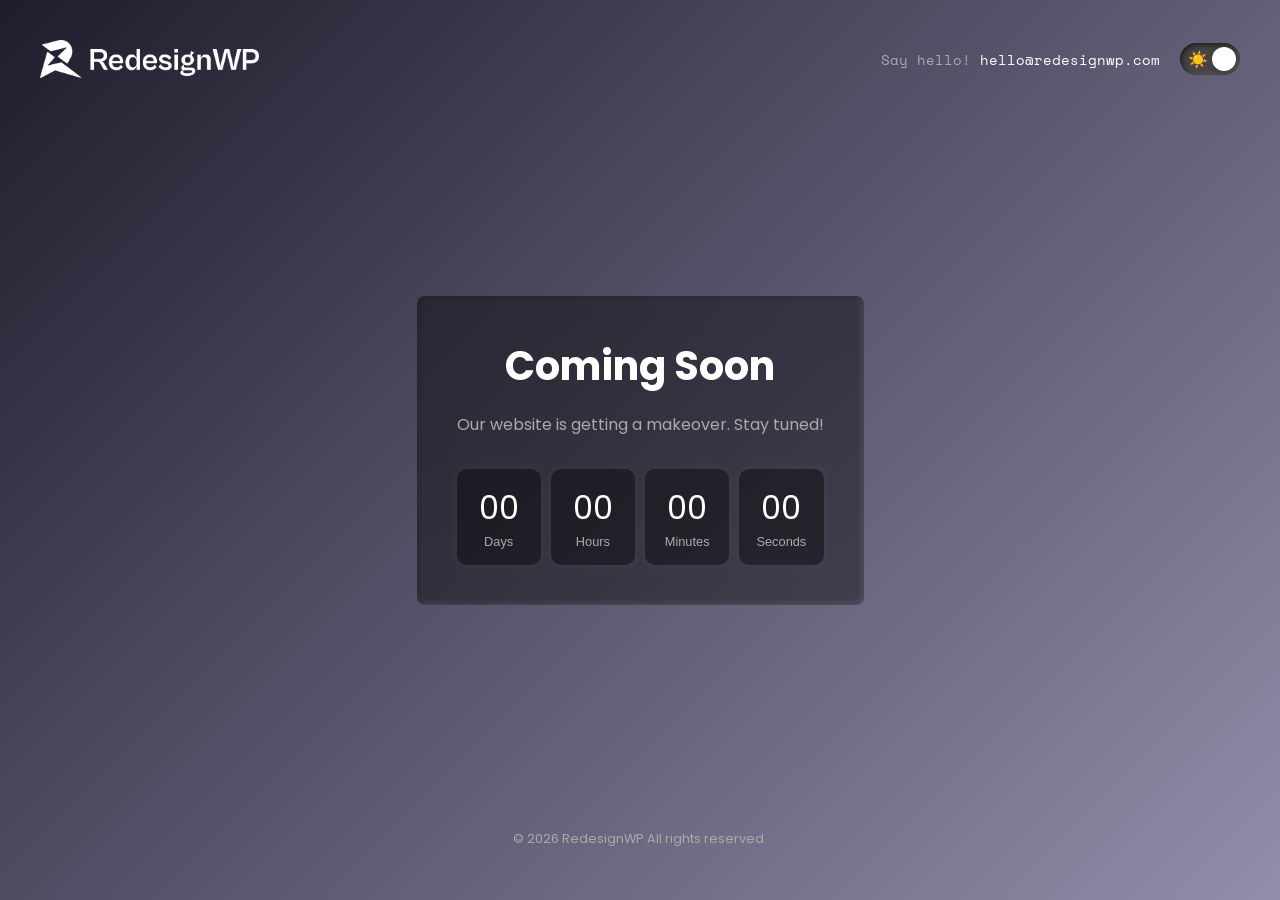
<file: index.html>
<!DOCTYPE html>
<html lang="en">
<head>
  <meta charset="UTF-8" />
  <meta name="viewport" content="width=device-width, initial-scale=1.0" />
  <meta name="description" content="Our new digital presence is launching soon." />
  <title>RedesignWP - Elevating Digital Experiences | Coming Soon</title>

  <!-- Link to the favicon -->
  <link rel="icon" href="images/favicon.png" type="image/png">

  <!-- Google Fonts -->
  <link rel="preconnect" href="https://fonts.googleapis.com">
  <link rel="preconnect" href="https://fonts.gstatic.com" crossorigin>
  <link href="https://fonts.googleapis.com/css2?family=Poppins:wght@300;400;500;600;700&display=swap" rel="stylesheet">
  <link href="https://fonts.googleapis.com/css2?family=Space+Mono&display=swap" rel="stylesheet">
  <link rel="stylesheet" href="style.css" />
</head>
<body class="dark-mode">
  <header>
    <div class="header-container">
      <img src="images/RWP-Logo-Black.png" alt="Logo" class="logo" />
      <div class="right-header">
        <span class="contact-text">Say hello! <a href="mailto:hello@redesignwp.com">hello@redesignwp.com</a></span>

        <!-- Theme Toggle -->
        <div class="theme-switch-wrapper">
          <input type="checkbox" id="theme-switch" />
          <label for="theme-switch" class="theme-switch">
            <span class="icon sun">☀️</span>
            <span class="icon moon">🌙</span>
            <span class="slider"></span>
          </label>
        </div>
      </div>
    </div>
  </header>

  <main class="main-content">
    <div class="container">
      <h1 class="fade-in">Coming Soon</h1>
      <p class="fade-in delay-1">Our website is getting a makeover. Stay tuned!</p>
      <div class="countdown fade-in delay-2">
        <div><span id="days">00</span><small>Days</small></div>
        <div><span id="hours">00</span><small>Hours</small></div>
        <div><span id="minutes">00</span><small>Minutes</small></div>
        <div><span id="seconds">00</span><small>Seconds</small></div>
      </div>
    </div>
  </main>

  <!-- Mobile-specific footer content -->
  <div class="mobile-footer">
    <span class="contact-text-footer">Say hello! <a href="mailto:hello@redesignwp.com">hello@redesignwp.com</a></span>
  </div>

  <!-- Desktop-only copyright footer -->
  <footer class="desktop-footer">
    <p class="copyright-text">© 2026 RedesignWP All rights reserved.</p>
  </footer>

  <script src="script.js"></script>
</body>
</html>
</file>
<file: style.css>
:root {
    --bg-color: #000;
    --text-color: #fff;
    --secondary-color: #aaa;
    --accent-color: #4dc3ff;
    --card-bg: #111;
}

body.light-mode {
    --bg-color: linear-gradient(135deg, #f5f7fa, #e3eaf2);
    --text-color: #000;
    --secondary-color: #555;
    --accent-color: #007acc;
    --card-bg: rgba(255, 255, 255, 0.4);
}

body.dark-mode {
    --bg-color: linear-gradient(135deg, #1f1c2c, #928dab);
    --text-color: #fff;
    --secondary-color: #aaa;
    --accent-color: #4dc3ff;
    --card-bg: rgba(0, 0, 0, 0.4);
}


* {
    margin: 0;
    padding: 0;
    box-sizing: border-box;
}

body {
    min-height: 100vh;
    background: var(--bg-color);
    font-family: Arial, sans-serif;
    color: var(--text-color);
    margin: 0;
    padding: 0px;
    position: relative;
    transition: background 0.6s ease, color 0.3s ease;
}

.container {
    background: var(--card-bg);
    backdrop-filter: blur(16px);
    -webkit-backdrop-filter: blur(16px);
    border-radius: 8px;
    padding: 40px;
    max-width: 600px;
    margin: auto;
    box-shadow: inset 2px 2px 5px rgba(0,0,0,0.2), inset -2px -2px 5px rgba(255,255,255,0.1);
}


/* Poppins font for heading, subheading, and countdown */
h1, p, .countdown span {
    font-family: 'Poppins', sans-serif;
}


/* Space Mono font for the "Say hello" email text */
.contact-text {
    font-family: 'Space Mono', monospace;
}

header {
    width: 100%;
    position: absolute;
    top: 0;
    left: 0;
    padding: 40px;
    z-index: 10;
}

.header-container {
    max-width: 1200px;
    margin: 0 auto;
    display: flex;
    justify-content: space-between;
    align-items: center;
}

.logo {
    height: 38px;
    width: auto;
    filter: brightness(0) invert(1);
}

body.light-mode .logo {
    filter: none;
}

.right-header {
    display: flex;
    align-items: center;
    gap: 20px;
}

.contact-text {
    font-size: 0.9rem;
    color: var(--secondary-color);
}

.contact-text a {
    color: var(--accent-color);
    text-decoration: none;
}

.contact-text a:hover {
    text-decoration: underline;
}

.main-content {
    height: 100vh;
    display: flex;
    align-items: center;
    justify-content: center;
    padding: 20px;
    text-align: center;
}


h1 {
    font-size: 2.5rem;
    margin-bottom: 1rem;
    color: var(--text-color);
}

p {
    font-size: 1rem;
    color: var(--secondary-color);
    margin-bottom: 2rem;
}

.countdown {
    display: flex;
    justify-content: space-between;
    gap: 10px;
}

.countdown div {
    background: var(--card-bg);
    padding: 15px;
    border-radius: 10px;
    box-shadow: 0 0 10px rgba(255,255,255,0.05);
    flex: 1;
}

.countdown span {
    font-size: 2rem;
    display: block;
    color: var(--text-color);
}

.countdown small {
    font-size: 0.8rem;
    color: var(--secondary-color);
}

/* Fade-in animation */
.fade-in {
    opacity: 0;
    transform: translateY(20px);
    animation: fadeInUp 1s forwards;
}

.delay-1 {
    animation-delay: 0.3s;
}

.delay-2 {
    animation-delay: 0.6s;
}

.theme-switch-wrapper {
    display: flex;
    align-items: center;
    justify-content: center;
  }
  
 .theme-switch {
        position: relative;
        display: inline-block;
        width: 60px;
        height: 32px;
        background: #ccc;
        border-radius: 999px;
        cursor: pointer;
        transition: background 0.3s;
        box-shadow: inset 2px 2px 5px rgba(0,0,0,0.2), inset -2px -2px 5px rgba(255,255,255,0.4);

      
  }

  body.dark-mode .theme-switch {
    background: #333;
    box-shadow: inset 2px 2px 5px rgba(0,0,0,0.6), inset -2px -2px 5px rgba(255,255,255,0.1);
  }
  
  
  .theme-switch .icon {
    position: absolute;
    top: 50%;
    transform: translateY(-50%);
    font-size: 16px;
    z-index: 2;
    color: #666;
    transition: opacity 0.3s;
  }
  
  .theme-switch .sun {
    left: 8px;
  }
  
  .theme-switch .moon {
    right: 8px;
  }
  
  .theme-switch .slider {
    position: absolute;
    top: 4px;
    left: 4px;
    width: 24px;
    height: 24px;
    background: white;
    border-radius: 50%;
    transition: all 0.3s;
    z-index: 3;
    box-shadow: 0 2px 5px rgba(0, 0, 0, 0.2);
  }
  
  #theme-switch {
    display: none;
  }
  
  #theme-switch:checked + .theme-switch {
    background: #444;
  }
  
  #theme-switch:checked + .theme-switch .slider {
    transform: translateX(28px);
  }
  
  #theme-switch:checked + .theme-switch .sun {
    opacity: 1;
  }

  
  #theme-switch:checked + .theme-switch .moon {
    opacity: 1;
  }


  body.dark-mode .contact-text a {
    color: #fff;
}

body.light-mode .contact-text a {
    color: var(--accent-color);
}

  

/* Mobile-specific footer styles */
.mobile-footer {
    position: fixed;
    bottom: 0;
    width: 100%;
    background: transparent;
    color: var(--secondary-color);
    padding: 40px 0;
    text-align: center;
    display: none; 
}

.mobile-footer .contact-text-footer {
    font-family: 'Space Mono', monospace;
    font-size: 1rem;
}

.mobile-footer a {
    color: var(--accent-color);
    text-decoration: none;
}

body.dark-mode .contact-text-footer a {
    color: #fff;
}

body.light-mode .contact-text-footer a {
    color: var(--accent-color);
}

.mobile-footer a:hover {
    text-decoration: underline;
}

.desktop-footer {
    position: absolute;
    bottom: 0;
    left: 0;
    width: 100%;
    text-align: center;
    padding: 20px 0;
}

  
  .copyright-text {
    font-family: 'Poppins', sans-serif;
    font-size: 0.8rem;
    color: var(--secondary-color);
  }

  .return-home-btn {
    display: inline-block;
    padding: 12px 24px;
    font-size: 1rem;
    font-weight: 600;
    color: #fff;
    text-decoration: none;
    border-radius: 8px;
    transition: transform 0.2s ease, box-shadow 0.2s ease;
    box-shadow: 0 4px 12px rgba(13, 165, 251, 0.4);
  }

  body.light-mode .return-home-btn{
    background: linear-gradient(135deg, #0da5fb, #414df9);

  }

  body.dark-mode .return-home-btn{
    background: var(--card-bg);
    box-shadow: 0 0 10px rgba(255,255,255,0.05);

  }
  
  .return-home-btn:hover {
    transform: translateY(-2px);
    box-shadow: 0 6px 16px rgba(65, 77, 249, 0.5);
  }


@keyframes fadeInUp {
    to {
        opacity: 1;
        transform: translateY(0);
    }
}


@media (max-width: 768px) {

    html, body {
        overflow: hidden;
        height: 100%;
        touch-action: none; /* Optional: prevents scrolling with touch */
        width: 100%;
    }
    
    .contact-text{

    display: none;
}


p {
    font-size: 1rem;
    padding-left: 30px;
    padding-right: 30px;

}

h1 {
    font-size: 2rem;
    line-height: 2.4rem;

}

.countdown span {
    font-size: 1rem;

}

.mobile-footer {
    display: block!important;
}

.logo {
    height: 32px;
    width: auto;
    filter: brightness(0) invert(1);



}

  .container {

    max-width: 95%;
}

.countdown {
    flex-wrap: wrap;
    justify-content: center;
    gap: 10px 20px;
  }

  .countdown div {
    flex: 0 1 calc(50% - 10px); 
  }

    .desktop-footer {
      display: none;
    }

    .theme-switch .icon {
        font-size: 14px;
      }
    }
</file>
